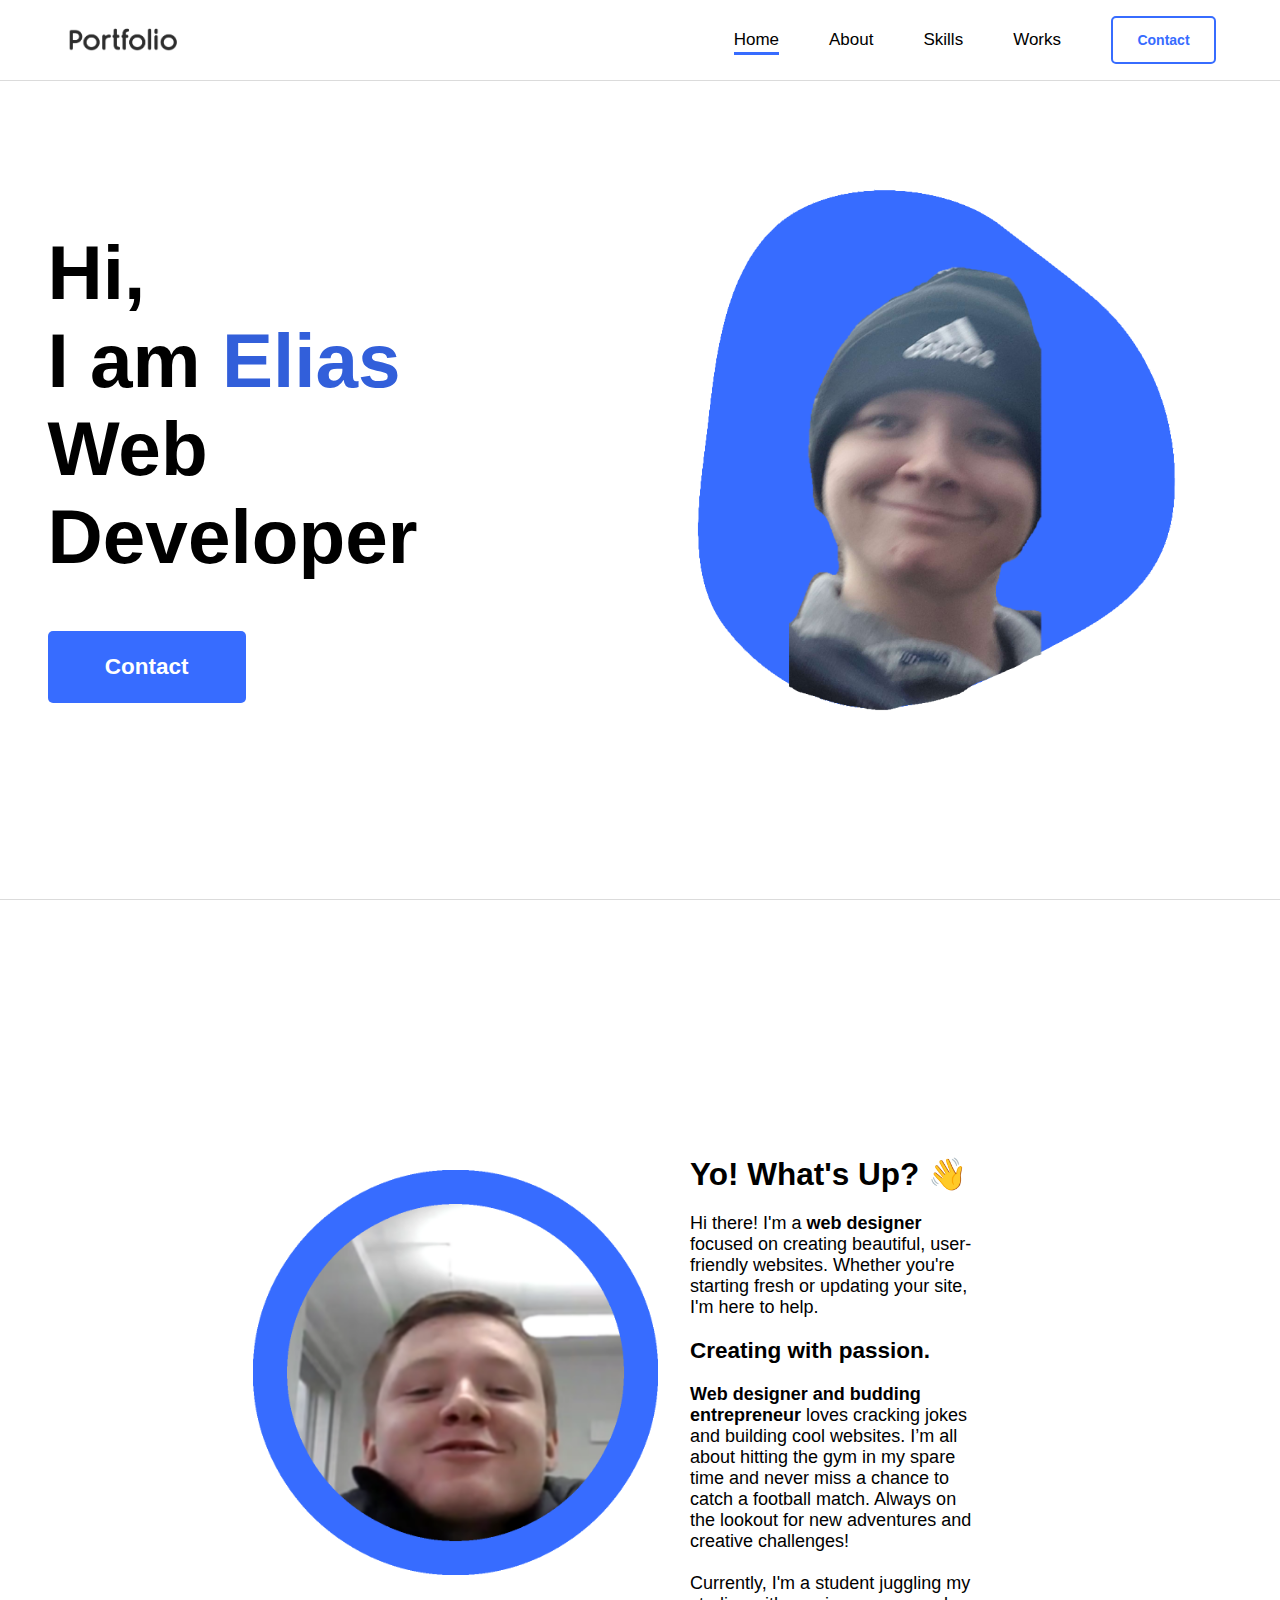
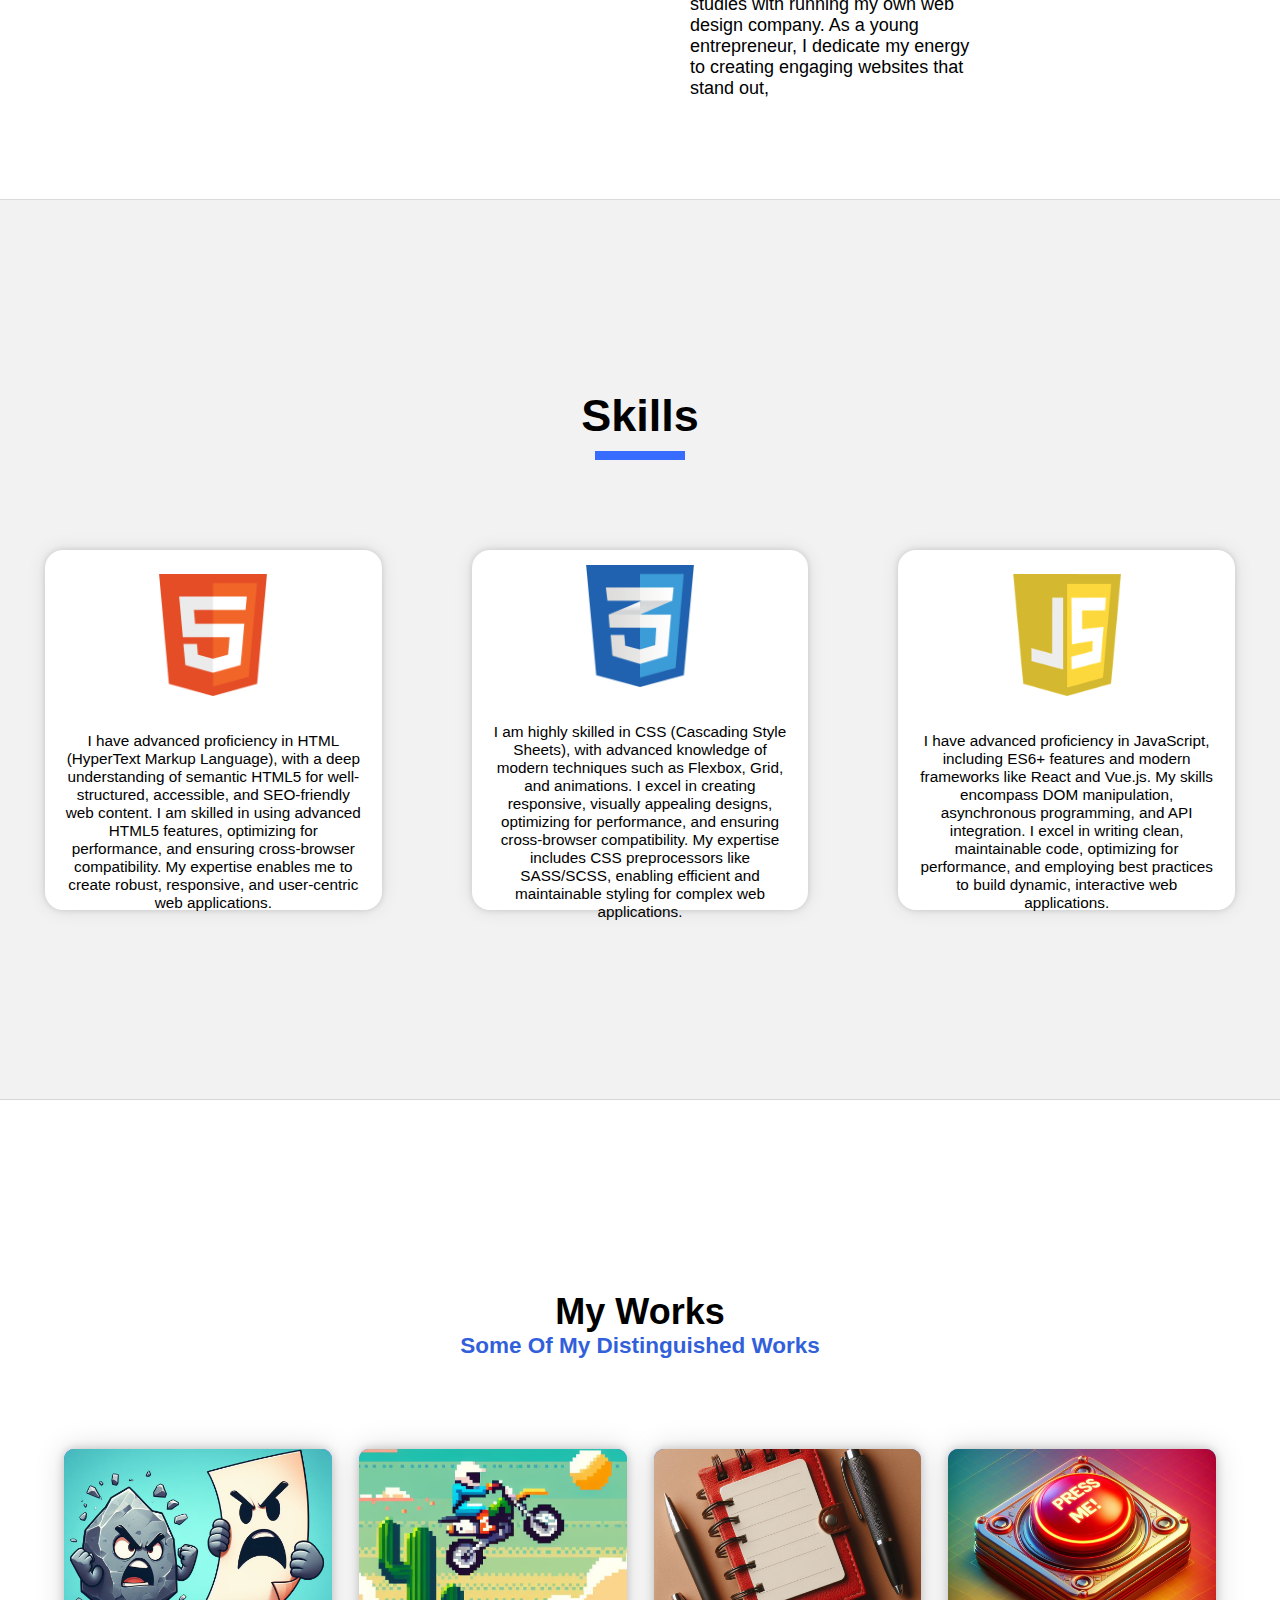
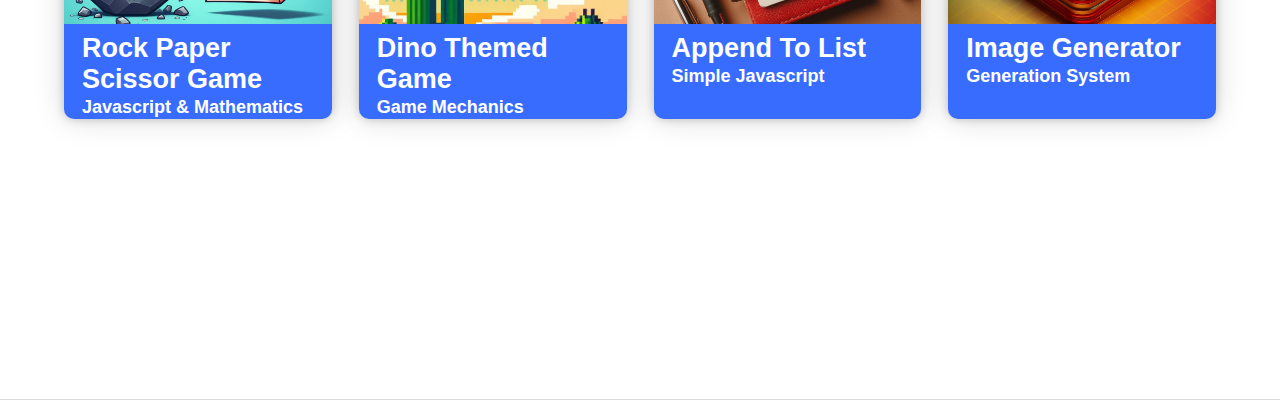
<file: index.html>
<!DOCTYPE html>
<html lang="en">
<head>
    <meta charset="UTF-8">
    <meta name="viewport" content="width=device-width, initial-scale=1.0">
    <title>Elias Wilkinson - Portfolio</title>
    <link rel="stylesheet" href="style.css">
</head>
<body>
    <div class="container">
        <div class="header">
            <div class="row">
                <img class="logo" src="images/logo.png" alt="">
                <ul>
                    <li><a href="#home" id="home-link">Home</a></li>
                    <li><a href="#sektor1" id="about-link">About</a></li>
                    <li><a href="#sektor2" id="skills-link">Skills</a></li>
                    <li><a href="#sektor3" id="works-link">Works</a></li>                    
                    <button id="openButton1" class="btn">Contact</button>
                </ul>
            </div>
        </div>
        <div id="home" class="home-background">
            <div class="content-box">
                <div class="first-box"> 
                    <h1 class="description">Hi,<br>I am <span class="highlight">Elias</span><br>Web Developer</h1>
                    <button id="openButton2" class="desc-btn">Contact</button>
                </div>
                <div class="second-box">
                    <img src="images/pfp.png" class="pfp">
                </div>
            </div>
        </div>

        <div id="sektor1" class="home-background">
            <div class="content-box">
                <div class="first-box-about">
                    <img src="images/pfp-round.png" class="round-pfp">
                </div>
                <div class="second-box-about">
                    <h2 class="title-properties">Yo! What's Up? 👋</h2>
                    <p class="text-properties">Hi there! I'm a <span class="bold-text">web designer</span> focused on creating beautiful, user-friendly websites. Whether you're starting fresh or updating your site, I'm here to help.</p>
                    <h3 class="second-title-properties">Creating with passion.</h3>
                    <p class="text-properties">
                        <span class="bold-text">Web designer and budding entrepreneur</span> loves cracking jokes and building cool websites. I’m all about hitting the gym in my spare time and never miss a chance to catch a football match. Always on the lookout for new adventures and creative challenges!<br><br>
Currently, I'm a student juggling my studies with running my own web design company. As a young entrepreneur, I dedicate my energy to creating engaging websites that stand out,</p>
                </div>
            </div>
        </div>

        <div id="sektor2" class="skills-background">
            <div class="top-div">
                <h1 class="skills-header">Skills</h1>
                <div class="underline-skills"></div>
            </div>
            <div class="skill-box">
                <div class="skills">
                    <img class="small-round-img" src="images/html.png">
                    <p>I have advanced proficiency in HTML (HyperText Markup Language), with a deep understanding of semantic HTML5 for well-structured, accessible, and SEO-friendly web content. I am skilled in using advanced HTML5 features, optimizing for performance, and ensuring cross-browser compatibility. My expertise enables me to create robust, responsive, and user-centric web applications.</p>
                </div>
                <div class="skills">
                    <img class="small-round-img" src="images/css.png">
                    <p>I am highly skilled in CSS (Cascading Style Sheets), with advanced knowledge of modern techniques such as Flexbox, Grid, and animations. I excel in creating responsive, visually appealing designs, optimizing for performance, and ensuring cross-browser compatibility. My expertise includes CSS preprocessors like SASS/SCSS, enabling efficient and maintainable styling for complex web applications.</p>
                </div>
                <div class="skills">
                    <img class="small-round-img" src="images/js.png">
                    <p>I have advanced proficiency in JavaScript, including ES6+ features and modern frameworks like React and Vue.js. My skills encompass DOM manipulation, asynchronous programming, and API integration. I excel in writing clean, maintainable code, optimizing for performance, and employing best practices to build dynamic, interactive web applications.</p>
                </div>
            </div>
        </div>

        <div id="sektor3" class="works-background">
            <div class="title-works-box">
                <h1 class="title-works">My Works</h1>
                <h3 class="highlight">Some Of My Distinguished Works</h3>
            </div>
            <div class="works-box">
                <div class="works">
                    <a href="RockPaperScissor/main.html" target="_blank"><img class="thumbnail-one" src="images/thumbnail-one.png"></a>
                    <h2>Rock Paper Scissor Game</h2>
                    <h3>Javascript & Mathematics</h3>
                </div>
                <div class="works">
                    <a href="Dino Website/index.html" target="_blank"><img class="thumbnail-two" src="images/thumbnail-two.png"></a>
                    <h2>Dino Themed Game</h2>
                    <h3>Game Mechanics</h3>
                </div>
                <div class="works">
                    <a href="Append to List/index.html" target="_blank"><img class="thumbnail-three" src="images/thumbnail-three.png"></a>
                    <h2>Append To List</h2>
                    <h3>Simple Javascript</h3>
                </div>
                <div class="works">
                    <a href="Image Generator/index.html" target="_blank"><img class="thumbnail-four" src="images/thumbnail-four.png"></a>
                    <h2>Image Generator</h2>
                    <h3>Generation System</h3>
                </div>
            </div>
        </div>

        <button id="scrollToTopBtn" title="Go to top">↑</button>

        <div id="popup" class="popup">
            <div class="popup-content">
                <div id="closeButton" class="close">x</div>
                <h1>Contact Me Here!</h1>
                <input id="name" placeholder="Full Name">
                <input id="email" placeholder="E-mail">
                <input id="message" placeholder="Message">
                <button id="sendButton">Send</button>
            </div>
        </div>


    </div>
</body>
<script src="scripts/main.js"></script>
</html>
</file>
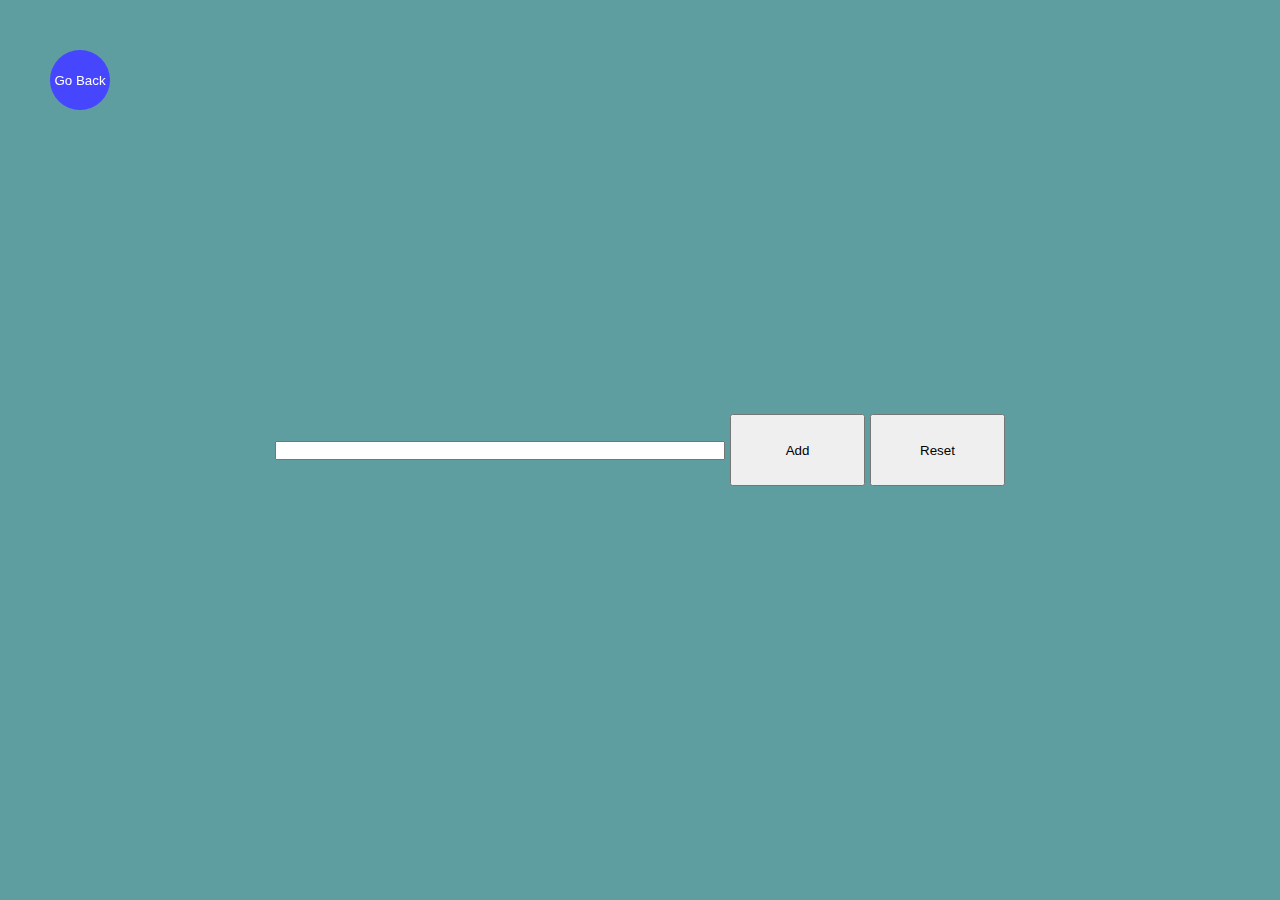
<file: Append to List/index.html>
<!DOCTYPE html>
<html lang="en">
<head>
    <meta charset="UTF-8">
    <meta name="viewport" content="width=device-width, initial-scale=1.0">
    <title>Append to List - Elias W</title>
    <link rel="stylesheet" href="style.css">
</head>
<body>
    <div class="container">
        <div class="content">
            <input type="text" name="text" class="input-box">
            <button onclick="add()" class="add">Add</button>
            <button onclick="reset()" class="reset">Reset</button>
        </div>
        <ul class="list" id="list"></ul>
    </div>
    <script src="scripts/main.js"></script>

    <a href="../index.html"><button class="go-back">Go Back</button></a>
    
</body>
</html>
</file>
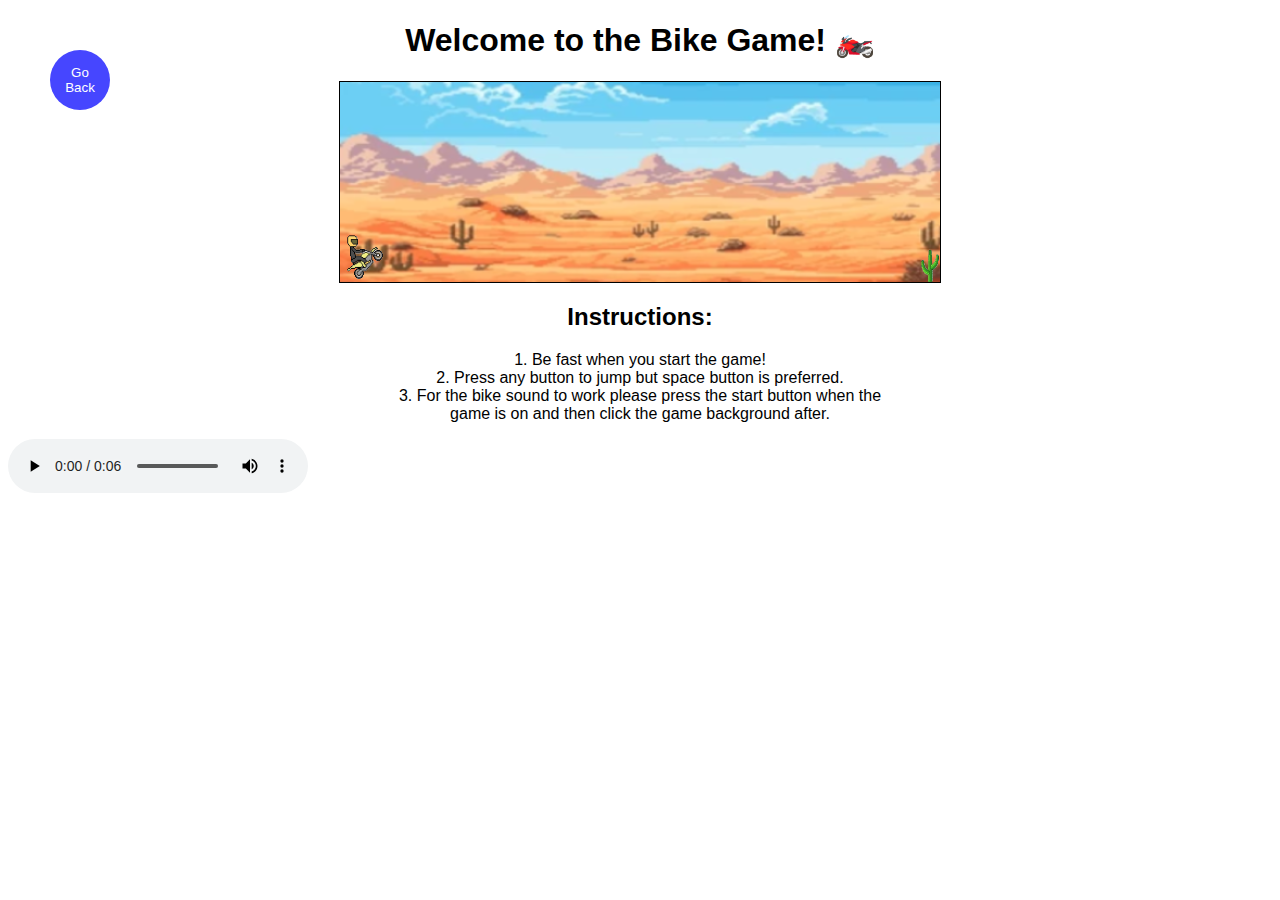
<file: Dino Website/index.html>
<!DOCTYPE html>
<html lang="en">
<head>
  <meta charset="UTF-8" />
  <meta name="viewport" content="width=device-width, initial-scale=1.0" />
  <title>Welcome Dino Game!</title>
  <link rel="stylesheet" href="styles.css" />
</head>
<body>
  <div class="outside">
    <h1>Welcome to the Bike Game! 🏍️</h1>
  </div>
  <div class="game">
    <div id="dino"></div>
    <div id="cactus"></div>
    <div id="background"></div>
    <div id="boost"></div>
  </div>
<div class="outside">
  <h2>Instructions:</h2>
  <li>1. Be fast when you start the game!</li>
  <li>2. Press any button to jump but space button is preferred.</li>
  <li>3. For the bike sound to work please press the start button when the <br>game is on and then click the game background after.</li>
  <p></p>
</div>

  <audio id="jumpSound">
    <source src="jumpsound.ogg" type="audio/ogg">
  </audio>
  <audio autoplay controls loop>
    <source src="bikesound.ogg" type="audio/ogg">
  </audio>


  <a href="../index.html"><button class="go-back">Go Back</button></a>

  <script src="scripts.js"></script>
</body>
</html>
</file>
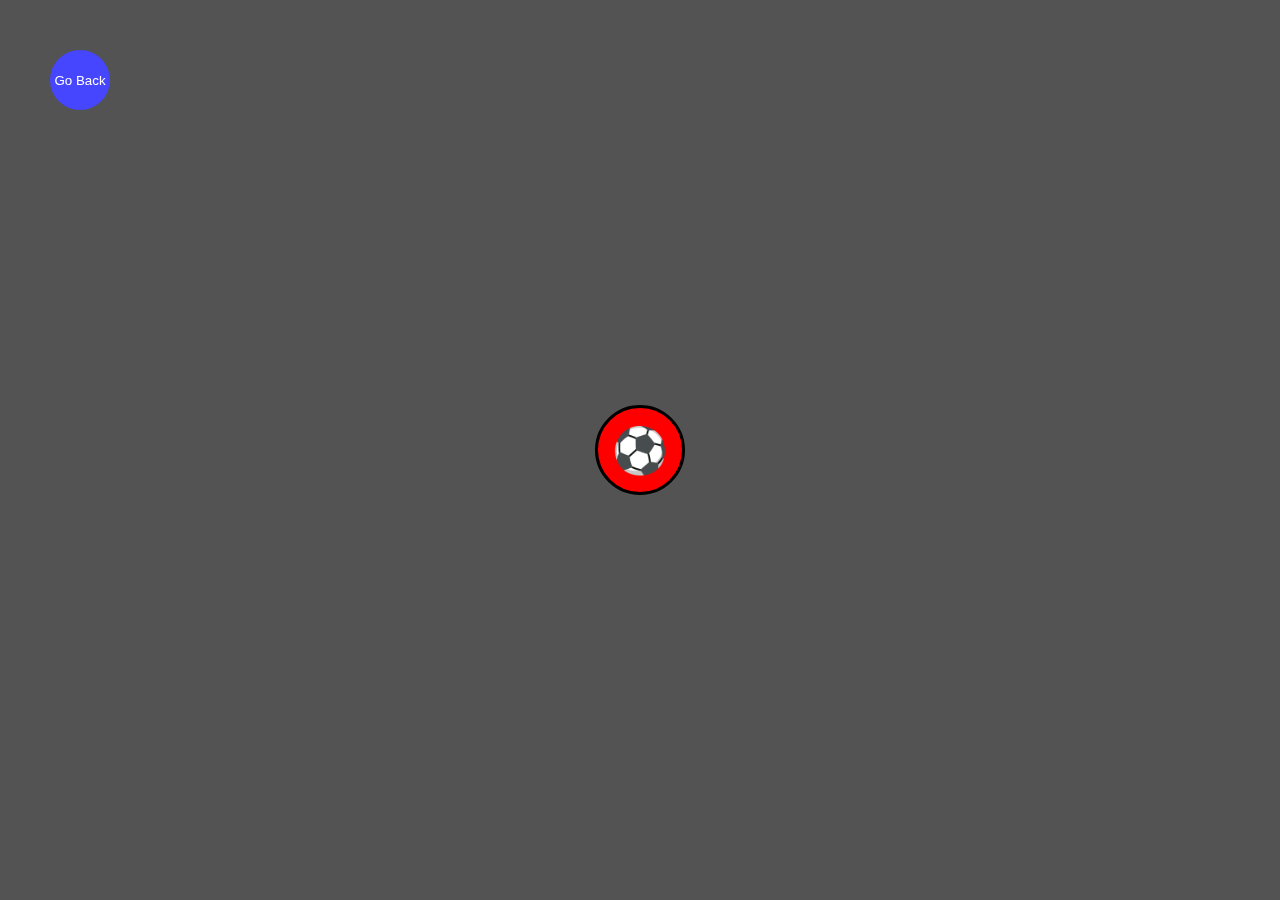
<file: Image Generator/index.html>
<!DOCTYPE html>
<html lang="en">
<head>
    <meta charset="UTF-8">
    <meta name="viewport" content="width=device-width, initial-scale=1.0">
    <title>Image Generator</title>
    <link rel="stylesheet" href="style.css">
</head>
<body>
    <div class="container">
        <button class="btn">⚽</button>
        <div id="images-container"></div>
        <a href="../index.html"><button class="go-back">Go Back</button></a>
    </div>
</body>
<script src="scripts/main.js"></script>
</html>
</file>
<file: style.css>
* {
    margin: 0;
    padding: 0;
    box-sizing: border-box;
    font-family: 'Segoe UI', Tahoma, Geneva, Verdana, sans-serif;
    -webkit-user-drag: none;
}

html {
    scroll-behavior: smooth;
}

.container {
    margin: 0;
    padding: 0;
    height: 100vh;
}

.header {
    z-index: 3;
    position: fixed;
    width: 100%;
    justify-content: center;
    align-items: center;
    display: flex;
    border-bottom: 1px rgba(194, 194, 194, 0.597) solid;
    background-color: white;
}

.logo {
    width: 117px;
    user-select: none;
}

.row {
    height: 80px;
    width: 90%;
    align-items: center;
    justify-content: space-between;
    display: flex;
}

.row ul {
    display: flex;
    justify-content: center;
    align-items: center;
    gap: 50px;
}

.row ul li {
    list-style: none;
    user-select: none;
    transition: 100ms;
}

.row ul li:hover {
    cursor: pointer;
    color: rgb(55, 108, 255);
    transition: 100ms;
}

.row ul li a {
    text-decoration: none;
    color: rgb(0, 0, 0);
    position: relative;
    transition: 200ms;
    font-size: 17px;
}

.row ul li a:hover {
    text-decoration: none;
    color: rgb(55, 108, 255);
    position: relative;
    transition: 200ms;
}

.row ul li a::before {
    content: '';
    position: absolute;
    bottom: -6px;
    left: 0;
    width: 0;
    height: 3px;
    background-color: rgb(55, 108, 255);
    transition: width 0.5s ease;
}

.row ul li a:hover::before,
.row ul li a:focus::before {
    width: 40%;
}

.row ul li a:focus::before {
    width: 100%;
}

.row ul li a.active::before {
    width: 100%;
}


.btn {
    color: rgb(55, 108, 255);
    border: rgb(55, 108, 255) solid 2px;
    border-radius: 5px;
    background-color: #fff;
    width: 105px;
    height: 48px;
    font-size: 14px;
    font-weight: bold;
    user-select: none;
    transition: 200ms;
}

.btn:hover {
    cursor: pointer;
    background-color: rgb(55, 108, 255);
    color: #fff;
    margin-bottom: 10px;
    transition: 200ms; 
}





/* CONTENT */

.home-background {
    width: 100%;
    height: 100vh;
    justify-content: center;
    align-items: center;
    display: flex;
    border-bottom: rgba(194, 194, 194, 0.597) 1px solid;
}

.content-box {
    height: 69vh;
    width: 100%;
    display: flex;
    margin-right: 30vh;
    margin-left: 30vh;
    user-select: none;
    -webkit-user-drag: none;
    gap: 50px;
    }

.first-box {
    width: 50%;
    height: 100%;
    padding-top: 10vh;
}

.description {
    font-size: 8.5vh;
    padding-bottom: 50px;
}

.desc-btn {
    color: rgb(255, 255, 255);
    border: 0;
    border-radius: 5px;
    background-color: rgb(55, 108, 255);
    width: 22vh;
    height: 8vh;
    font-size: 2.5vh;
    font-weight: bold;
    user-select: none;
    transition: 200ms;
    cursor: pointer;
}

.desc-btn:hover {
    background-color: rgb(50, 95, 218);
    transition: 200ms;
}

.highlight {
    color: rgb(50, 95, 218);
}

.second-box {
    width: 50%;
    height: 100%;
    display: flex;
    justify-content: center;
    align-items: center;
}

.pfp {
    width: 85vh;
}

/* CONTENT */



/* ABOUT */

.about-page {
    height: 100vh;
}

.first-box-about {
    width: 50%;
    height: 100%;
    padding-top: 5vh;
    display: flex;
    justify-content: center;
    align-items: center;
}

.second-box-about {
    width: 40%;
    height: 100%;
}

.bold-text {
    font-weight: 600;
}

.text-properties {
    margin-bottom: 20px;
    font-size: 2vh;
}

.second-title-properties {
    margin-bottom: 20px;
    font-size: 2.5vh;
}

.title-properties {
    margin-bottom: 20px;
    margin-top: 13vh;
    font-size: 3.5vh;
}

.round-pfp {
    width: 45vh;
}

/* ABOUT */

/* SKILLS */

.skills-background {
    width: 100%;
    height: 100vh;
    justify-content: center;
    align-items: center;
    display: flex;
    flex-direction: column;
    background-color: rgb(242, 242, 242);
    border-bottom: rgba(194, 194, 194, 0.597) 1px solid;
}

.skill-box {
    width: 100%;
    height: 40vh;
    justify-content: center;
    align-items: center;
    display: flex;
}

.skills {
    width: 100%;
    height: 100%;
    justify-content: center;
    align-items: center;
    display: flex;
    flex-direction: column;
    text-align: center;
    margin-left: 5vh;
    margin-right: 5vh;
    padding-top: 3vh;
    background-color: white;
    box-shadow: 0px 0px 20px rgba(0, 0, 0, 0.092), 0px 0px 6px rgba(0, 0, 0, 0.133);
    border-radius: 2vh;
}

.skills p {
    width: 90%;
    height: 100%;
}

.top-div {
    display: flex;
    justify-content: center;
    align-items: center;
    flex-direction: column;
}

.skills-header {
    font-size: 5vh;
    margin-bottom: 1vh;
}

.underline-skills {
    width: 10vh;
    height: 1vh;
    background-color: rgb(55, 108, 255);
    margin-bottom: 10vh;
}

.small-round-img {
    width: 12vh;
    margin-bottom: 4vh;
}

.skills p {
    font-size: 1.7vh;
}

/* SKILLS */


/* WORKS */

.works-background {
    width: 100%;
    height: 100vh;
    justify-content: center;
    align-items: center;
    display: flex;
    flex-direction: column;
    border-bottom: rgba(194, 194, 194, 0.597) 1px solid;
}

.title-works-box {
    text-align: center;
}

.works-box {
    width: 90%;
    height: 50%;
    display: flex;
    align-items: center;
    justify-content: center;
    gap: 3vh;
}

.works {
    background-color: rgb(55, 108, 255);
    width: 40vh;
    height: 30vh;
    border-radius: 10px;
    color: #fff;
    box-shadow: 0px 0px 30px rgba(0, 0, 0, 0.15), 0px 0px 10px rgba(0, 0, 0, 0.2);
    cursor: pointer;
    transition: 200ms;
}

.works:hover {
    transform: scale(1.05);
    transition: 200ms;
}

.title-works-box h1 {
    font-size: 4vh;
}

.title-works-box h3 {
    font-size: 2.5vh;
}

.works img {
    width: 100%;
    height: 65%;
    object-fit: cover;
    object-position: center;
    border-top-left-radius: 10px;
    border-top-right-radius: 10px;
}

.works h2 {
    margin-top: 0.5vh;
    margin-left: 2vh;
    font-size: 3vh;
}

.works h3 {
    margin-top: 0.3vh;
    margin-left: 2vh;
    font-size: 2vh;
}

/* WORKS */

#scrollToTopBtn {
    position: fixed;
    bottom: 20px;
    right: 20px;
    z-index: 1;
    border: none;
    outline: none;
    background-color: rgb(55, 108, 255);
    color: white;
    cursor: pointer;
    border-radius: 100vh;
    font-size: 35px;
    opacity: 0;
    width: 60px;
    height: 60px;
    visibility: hidden;
    transition: opacity 0.5s ease, visibility 0.5s ease;
    transition: 200ms;
}

#scrollToTopBtn:hover {
    background-color: rgb(44, 88, 210);
    transition: 200ms;
}

#scrollToTopBtn.show {
    opacity: 1;
    visibility: visible;
}

.popup {
    visibility: hidden;
    top: 0;
    bottom: 0;
    height: 100vh;
    width: 100%;
    position: fixed;
    justify-content: center;
    align-items: center;
    display: flex;
    flex-direction: column;
    backdrop-filter: blur(2px);
    z-index: 2;
}

.popup.show {
    visibility: visible;
    bottom: 50px;
  }
.popup.hide {
    visibility: hidden;
}

.popup-content {
    align-items: center;
    display: flex;
    flex-direction: column;
    height: 60vh;
    width: 70vh;
    border-radius: 3vh;
    background-color: white;
    box-shadow: 0px 0px 30px rgba(0, 0, 0, 0.15), 0px 0px 10px rgba(0, 0, 0, 0.2);
}

.close {
    align-self: flex-start;
    font-size: 25px;
    padding: 5px 5px 5px 5px;
    margin-bottom: 3vh;
    margin-left: 1vh;
    cursor: pointer;
}

.popup-content h1 {
    margin-bottom: 3vh;
}

.popup-content input {
    background-color: #fff;
    border: none;
    border-bottom: 2px solid black;
    padding: 5px 0px 5px 5px;
    width: 40vh;
    height: 6vh;
    margin-bottom: 4vh;
}

.popup-content input:focus {
    outline: none;
}

.popup-content button {
    background-color: rgb(55, 108, 255);
    color: #fff;
    width: 12vh;
    height: 6vh;
    border: none;
    border-radius: 2vh;
    cursor: pointer;
}
</file>
<file: Append to List/style.css>
* {
    margin: 0;
    padding: 0;
    font-family: 'Segoe UI', Tahoma, Geneva, Verdana, sans-serif;
    -webkit-user-drag: none;
    box-sizing: border-box;
    user-select: none;
}

.container {
    align-items: center;
    justify-content: center;
    display: flex;
    height: 100vh;
    width: 100%;
    background-color: cadetblue;
}

.content {
    height: 15vh;
    align-items: center;
    justify-content: center;
    display: flex;
    gap: 5px;
}

.input-box {
    width: 50vh;
}

.add {
    width: 15vh;
    height: 8vh;
}

.reset {
    width: 15vh;
    height: 8vh;
}

.list {
    position: relative;
    left: 50px;
}

.go-back {
    position: fixed;
    width: 60px;
    height: 60px;
    border-radius: 100vh;
    background-color: rgb(70, 70, 255);
    border: none;
    color: #fff;
    cursor: pointer;
    left: 50px;
    top: 50px;
}
</file>
<file: Dino Website/styles.css>
* {
  font-family: 'Lucida Sans', 'Lucida Sans Regular', 'Lucida Grande', 'Lucida Sans Unicode', Geneva, Verdana, sans-serif;
}

.outside {
  width: auto;
  text-align: center;
}

.game {
    width: 600px;
    height: 200px;
    border: 1px solid black;
    margin: auto;
    background-image: url("img/background.png");

  }

  #dino {
    width: 50px;
    height: 50px;
    background-image: url(img/trex.png);
    background-size: 50px 50px;
    position: relative;
    top: 150px;
  }
  
  .jump {
    animation: jump 0.3s linear;
    background-image: url("img/boost.png");
    background-size: 50px 50px;
    position: relative;
    top: 150px;
  }
  
  @keyframes jump {
    0% {
      top: 150px;
    }
  
    30% {
      top: 130px;
    }
  
    50% {
      top: 80px;
    }
  
    80% {
      top: 130px;
    }
  
    100% {
      top: 150px;
    }
  }
  
  #cactus {
    width: 20px;
    height: 40px;
    position: relative;
    top: 110px;
    left: 580px;
  
    background-image: url("img/cactus.png");
    background-size: 20px 40px;
  
    animation: block 1s infinite linear;
  }
  
  @keyframes block {
    0% {
      left: 580px;
    }
  
    100% {
      left: -20px;
    }
  }

  .go-back {
    position: fixed;
    width: 60px;
    height: 60px;
    border-radius: 100vh;
    background-color: rgb(70, 70, 255);
    border: none;
    color: #fff;
    cursor: pointer;
    left: 50px;
    top: 50px;
}
</file>
<file: Image Generator/style.css>
* {
    margin: 0;
    padding: 0;
    user-select: none;
    -webkit-user-drag: none;
    box-sizing: border-box;
}

body {
    background-color: rgb(83, 83, 83);
    background-image: url(https://i.pinimg.com/736x/59/30/2f/59302fc4c066d28ca7c97385adcc8e00.jpg);
    background-repeat: no-repeat;
    background-size: cover;
}

.container {
    display: flex;
    justify-content: center;
    align-items: center;
    width: 100%;
    height: 100vh;
}

.btn {
    border-radius: 100vh;
    width: 10vh;
    height: 10vh;
    font-size: 5vh;
    background-color: red;
    border: black 3px solid;
    text-align: center;
    cursor: pointer;
    position: fixed;
}

.go-back {
    position: fixed;
    width: 60px;
    height: 60px;
    border-radius: 100vh;
    background-color: rgb(70, 70, 255);
    border: none;
    color: #fff;
    cursor: pointer;
    left: 50px;
    top: 50px;
}

#images-container {
    display: flex;
    flex-wrap: wrap;
}

/* Style individual images */
.added-image {
    width: 150px;
    height: auto;
    margin: 5px;
}
</file>
